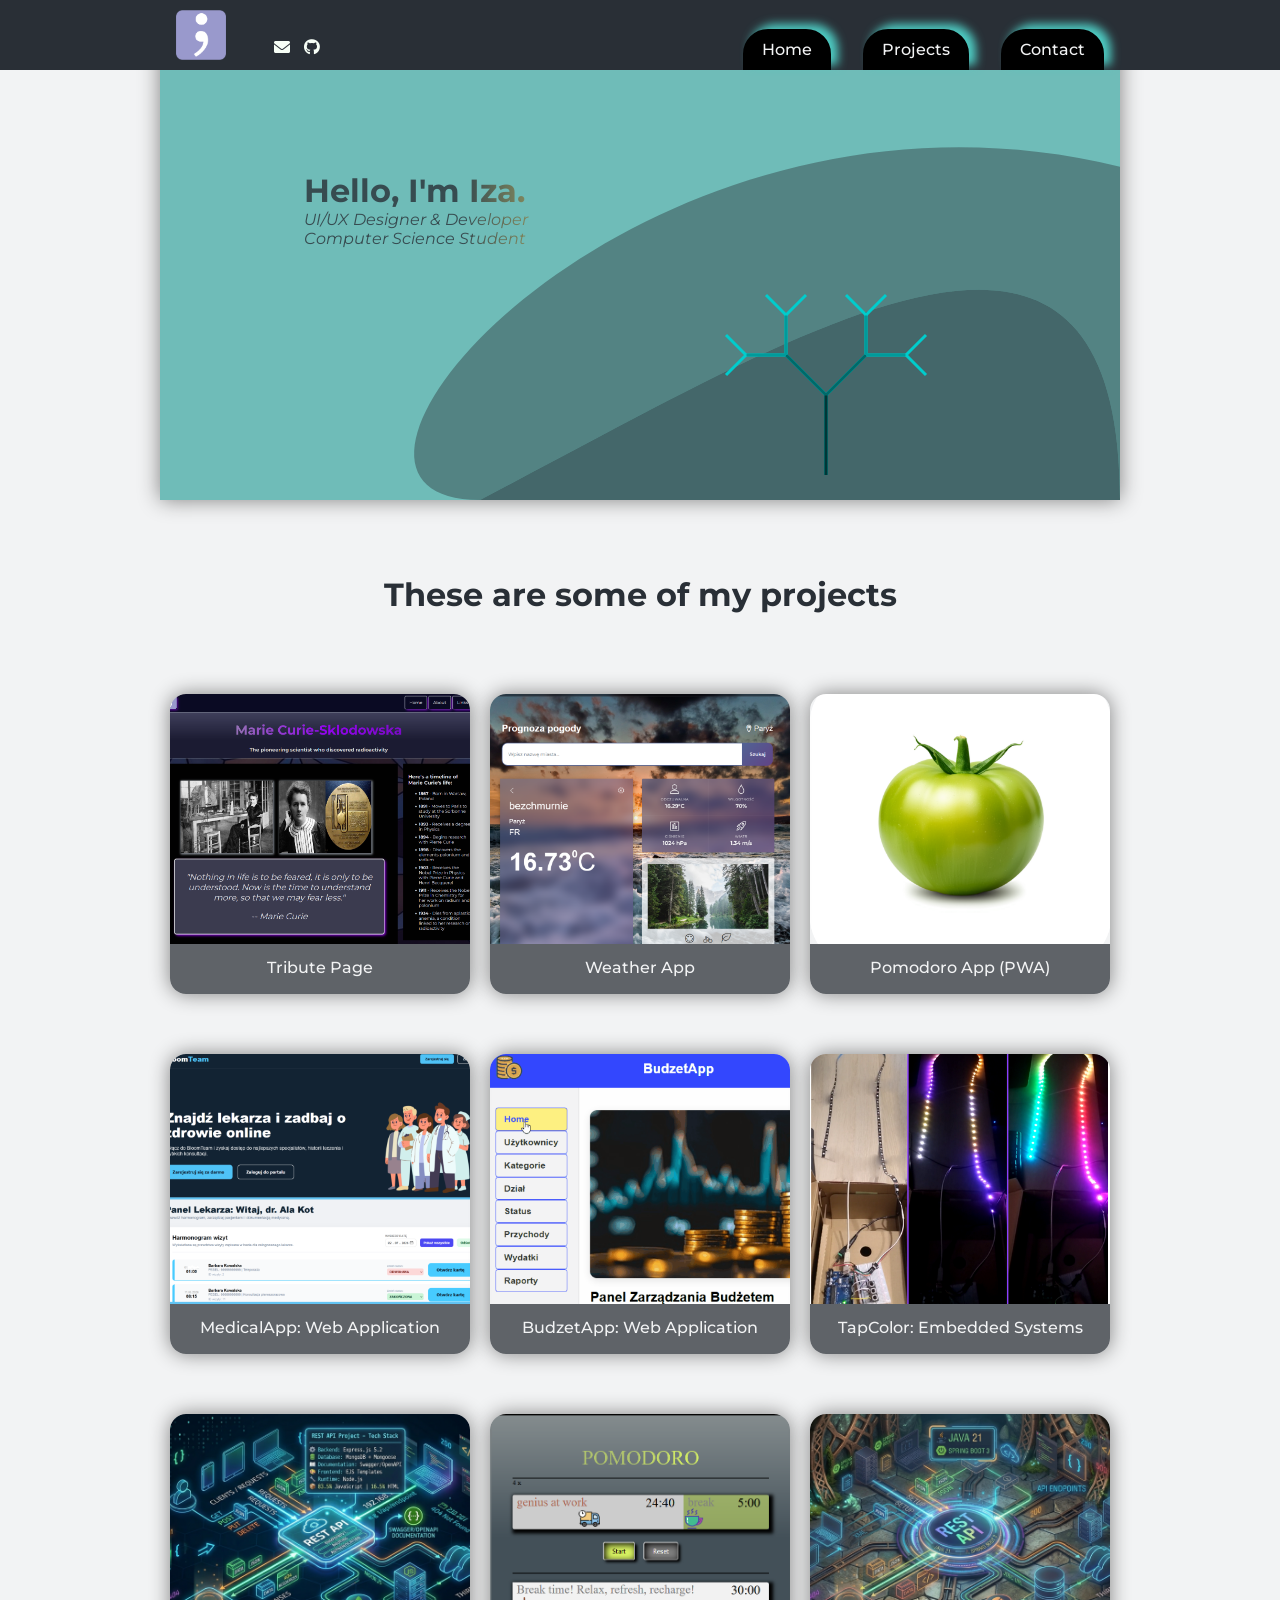
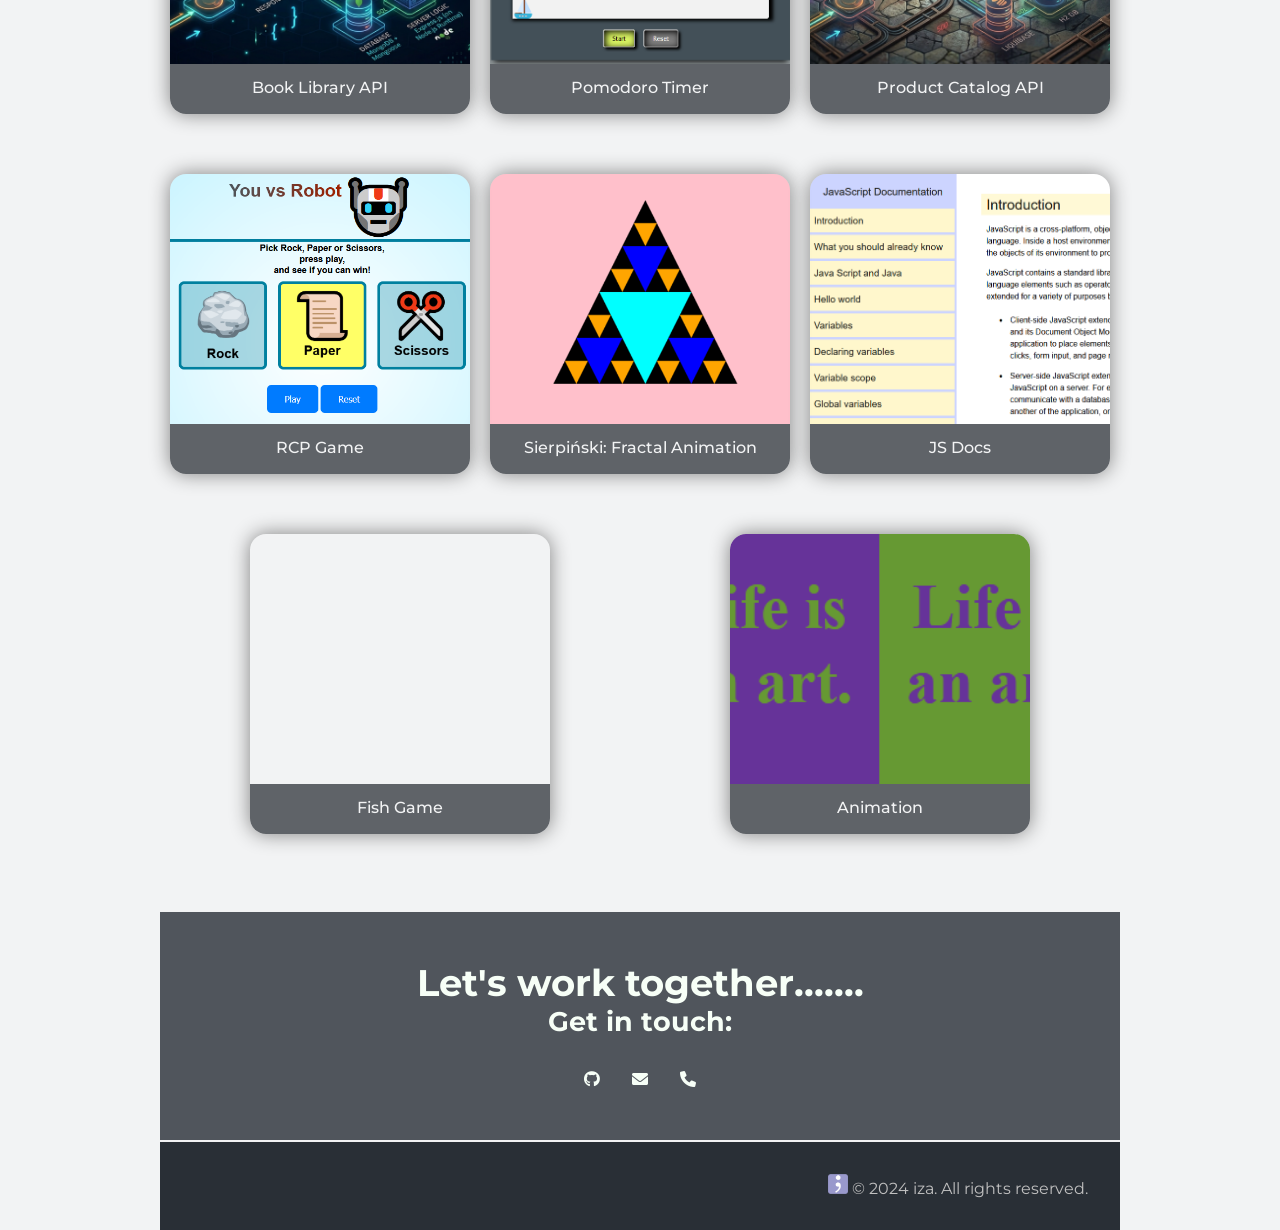
<file: index.html>
<!DOCTYPE html>
<html lang="en">

<head>
  <meta charset="utf-8">
  <meta name="viewport" content="width=device-width, initial-scale=1.0">
  <title>iza Portfolio</title>
  <link rel="stylesheet" href="styles.css" />
  <link href="https://cdnjs.cloudflare.com/ajax/libs/font-awesome/6.0.0-beta3/css/all.min.css" rel="stylesheet">
  <link rel="icon" href="images/portfolio/favicon-32x32.png" type="image/x-icon">
  <link href="https://fonts.googleapis.com/css2?family=Montserrat:wght@400;700&display=swap" rel="stylesheet">

</head>

<!-- Google tag (gtag.js)
<script async src="https://www.googletagmanager.com/gtag/js?id=G-CMZS50FCQB"></script>
<script>
  window.dataLayer = window.dataLayer || [];
  function gtag(){dataLayer.push(arguments);}
  gtag('js', new Date());

  gtag('config', 'G-CMZS50FCQB');
</script> -->


<body>
  <header>
    <nav id="navbar">
      <img class="logo1" src="images/portfolio/logo-kk.png" alt="project" />
      <div class="logo-container">
        <a href="mailto:i.m.galazewska@gmail.com">
          <i class="fas fa-envelope"></i>
        </a>

        <a href="https://github.com/FifthElement5" target="_blank">
          <i style="margin-left: 10px;" class="fab fa-github"></i>
        </a>
      </div>
      <ul>
        <li><a href="#canvas-container">Home</a></li>
        <li><a href="#m">Projects</a></li>
        <li><a href="#contact">Contact</a></li>
      </ul>
    </nav>
  </header>

  <main>
    <div class="container-main">
      <div id="canvas-container">
        <canvas id="myCanvas"></canvas>
        <div class="A">
          <h1 class="title">Hello, I'm Iza.</h1>
          <p class="title-p">UI/UX Designer & Developer</p>
          <p class="title-p">Computer Science Student</p>
        </div>
        <canvas id="canvas"></canvas>
      </div>

      <div class="container">
        <section id="m">
          <h2 class="h2">These are some of my projects</h2>
          <div id="projects">
            <div class="grid-container">
              <a href="https://fifthelement5.github.io/curie/">
                <div class="grid">
                  <img class="project-image" src="images/portfolio/curie2.PNG" alt="project" />
                  <div class="project-tile">Tribute Page</div>
                </div>
              </a>
            </div>

            <div class="grid-container">
              <a href="https://fifthelement5.github.io/WeatherApp/">
                <div class="grid">
                  <img class="project-image" src="images/portfolio/pogodynka.png" alt="Pogodynka" />
                  <div class="project-tile">Weather App</div>
                </div>
              </a>
            </div>


            <div class="grid-container">
              <a href="https://pomodoropwa.github.io/">
                <div class="grid">
                  <img class="project-image" src="images/portfolio/pomodoroPWA.png" alt="Pomodoro PWA" />
                  <div class="project-tile">Pomodoro App (PWA)</div>
                </div>
              </a>
            </div>


            <div class="grid-container">
              <a href="portal.html">
                <div class="grid">
                  <img class="project-image" src="images/portfolio/portalPacjenta2.png" alt="Product Catalog" />
                  <div class="project-tile">MedicalApp: Web Application</div>
                </div>
              </a>
            </div>


            <div class="grid-container">
              <a href="budzetApp.html">
                <div class="grid">
                  <img class="project-image" style="object-fit: cover; object-position: left center;" loading="lazy"
                    src="images/portfolio/budzetApp.png" alt="project" />
                  <div class="project-tile">BudzetApp: Web Application</div>
                </div>
              </a>
            </div>


            <div class="grid-container">
              <a href="project.html">
                <div class="grid">
                  <img class="project-image" src="images/portfolio/kolaz.png" alt="project" />
                  <div class="project-tile">TapColor: Embedded Systems</div>
                </div>
              </a>
            </div>


            <div class="grid-container">
              <a href="https://github.com/FifthElement5/RestApi2">
                <div class="grid">
                  <img class="project-image" src="images/portfolio/RestApi.png" alt="Rest Api" />
                  <div class="project-tile">Book Library API</div>
                </div>
              </a>
            </div>

            <div class="grid-container">
              <a href="https://fifthelement5.github.io/pomodoro/">
                <div class="grid">
                  <img class="project-image" src="images/portfolio/pomodoro.PNG" alt="project" />
                  <div class="project-tile">Pomodoro Timer</div>

                </div>
              </a>
            </div>


            <div class="grid-container">
              <a href="https://github.com/FifthElement5/product-catalog">
                <div class="grid">
                  <img class="project-image" src="images/portfolio/product-catalog.png" alt="Product Catalog" />
                  <div class="project-tile">Product Catalog API</div>
                </div>
              </a>
            </div>


            <div class="grid-container">
              <a href="https://codepen.io/FifthElement5/full/mdZvdyL">
                <div class="grid">

                  <img class="project-image" src="images/portfolio/rsp.png" alt="project" />
                  <div class="project-tile">RCP Game</div>

                </div>
              </a>
            </div>

            <div class="grid-container">
              <a href="https://codepen.io/FifthElement5/full/qBzXdoY">
                <div class="grid">
                  <img class="project-image" src="images/portfolio/sierpinski.PNG" alt="project" />
                  <div class="project-tile">Sierpiński: Fractal Animation</div>
                </div>
              </a>
            </div>

            <div class="grid-container">
              <a href="https://codepen.io/FifthElement5/full/xxvZxpE">
                <div class="grid">
                  <img class="project-image" src="images/portfolio/js.png" alt="project" />
                  <div class="project-tile">JS Docs</div>
                </div>
              </a>
            </div>


            <div class="grid-container">
              <a href="https://scratch.mit.edu/projects/812180753/embed">
                <div class="grid">
                  <div class="image">
                    <iframe src="https://scratch.mit.edu/projects/812180753/embed" allowtransparency="true" width="300"
                      height="350" frameborder="0" scrolling="no" allowfullscreen></iframe>
                  </div>
                  <div class="project-tile">Fish Game</div>
                </div>
              </a>
            </div>

            <div class="grid-container">
              <a href="https://codepen.io/FifthElement5/pen/EaVJYbx">
                <div class="grid">
                  <img class="project-image" src="images/portfolio/life.png" alt="project" />
                  <div class="project-tile">Animation</div>
                </div>
              </a>
            </div>

          </div>
        </section>
      </div>

      <div class="container">
        <section id="contact">
          <div class="hero">
            <h3>Let's work together.......</h3>
            <h5>Get in touch:</h5>
          </div>
          <div class="links">
            <a href="https://github.com/FifthElement5" target="_blank">
              <i class="fab fa-github"></i>
            </a>
            <a href="mailto:i.m.galazewska@gmail.com">
              <i class="fas fa-envelope"></i>
            </a>
            <a href="tel:+1234567890">
              <i class="fas fa-phone"></i>
            </a>

            <!-- <a href="https://www.facebook.com/twojprofil" target="_blank">
            <i class="fab fa-facebook-f"></i>
          </a> -->
          </div>
        </section>
      </div>


      <script src="https://gist.github.com/FifthElement5/1f8bb57f3a69cdffbfbd10f2d634f241.js"></script>

      <footer>
        <img class="logo2" src="images/portfolio/favicon-32x32.png" alt="project" />
        <span>&copy; 2024 iza. All rights reserved.</span>
      </footer>
    </div>
  </main>

  <script src="script.js"></script>
</body>

</html>
</file>
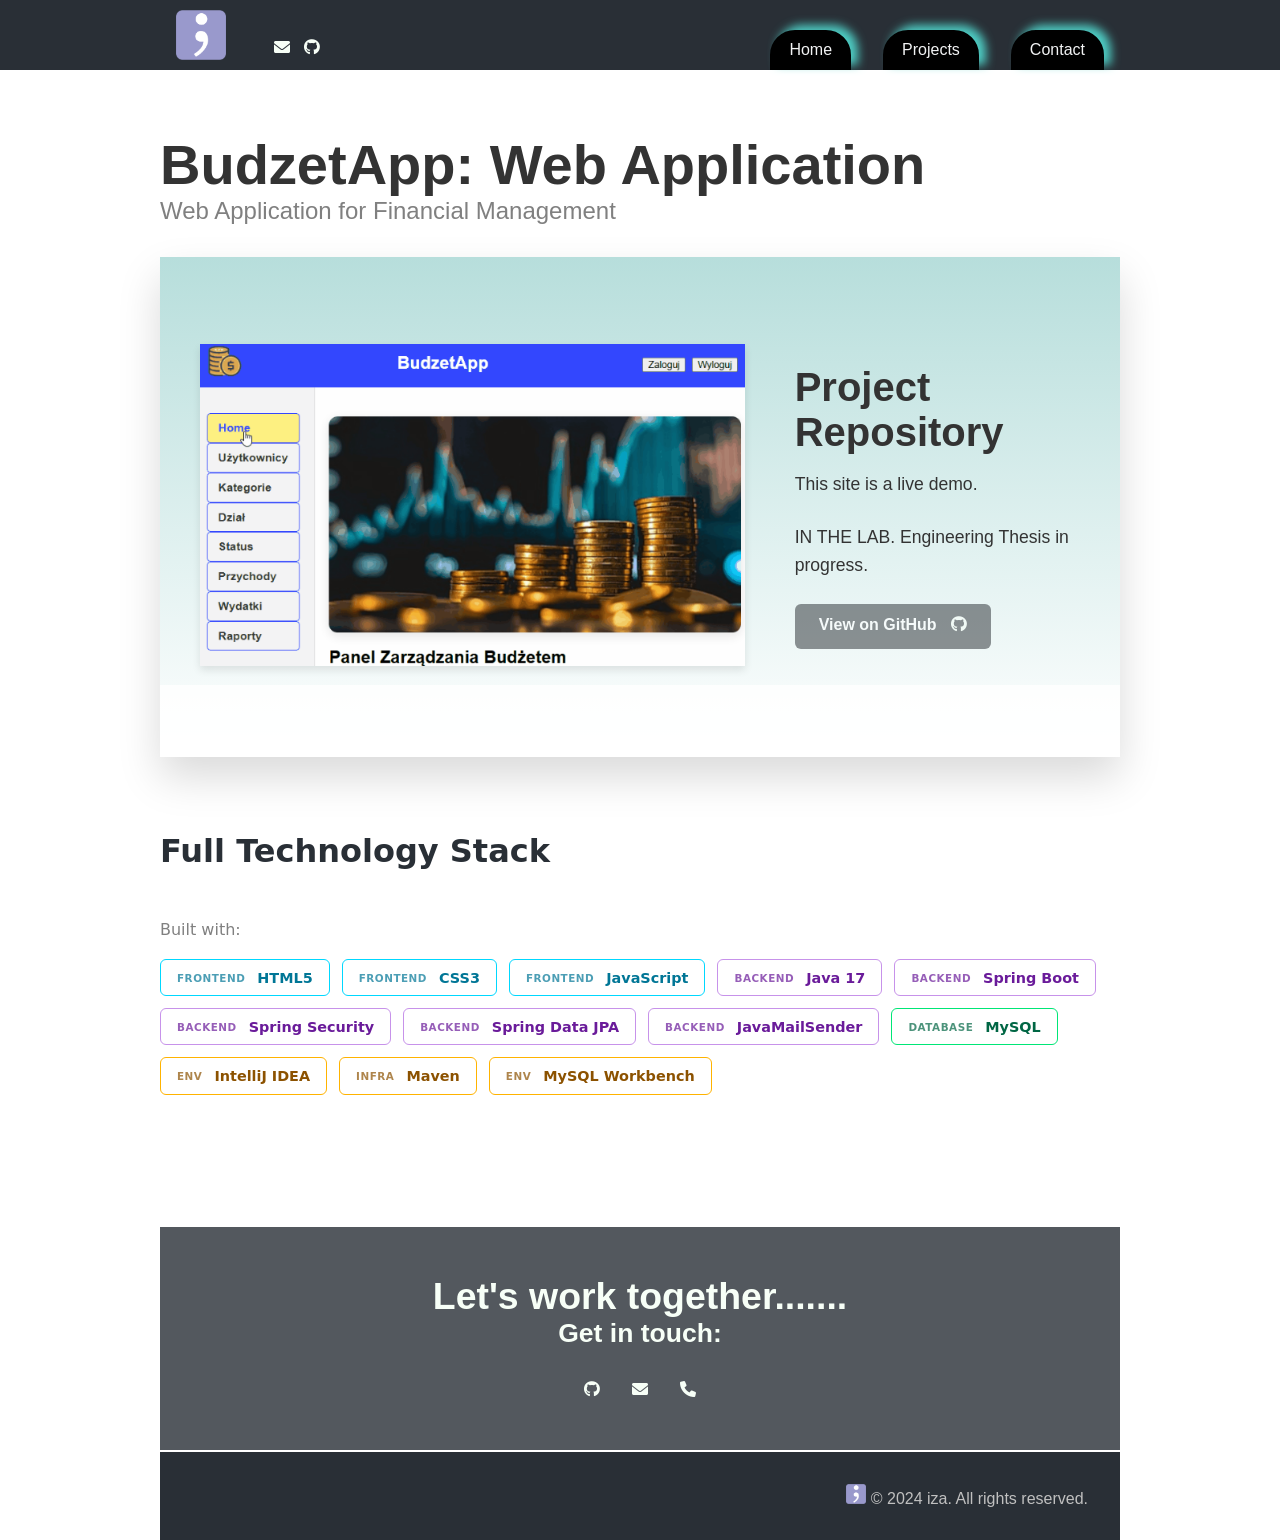
<file: budzetApp.html>
<!DOCTYPE html>
<html lang="en">

<head>
  <meta charset="utf-8">
  <meta name="viewport" content="width=device-width, initial-scale=1.0">
  <title>iza Portfolio</title>
  <link rel="stylesheet" href="styles.css" />
  <link rel="stylesheet" href="styles2.css" />
  <link href="https://cdnjs.cloudflare.com/ajax/libs/font-awesome/6.0.0-beta3/css/all.min.css" rel="stylesheet">
  <link rel="icon" href="favicon-32x32.png" type="image/x-icon">
  <link href="https://fonts.googleapis.com/css2?family=Montserrat:wght@400;700&display=swap" rel="stylesheet">
</head>

<body>
  <header>
    <nav id="navbar">
      <img class="logo1" src="images/portfolio/logo-kk.png" alt="project" />
      <div class="logo-container">
        <a href="mailto:i.m.galazewska@gmail.com">
          <i class="fas fa-envelope"></i>
        </a>

        <a href="https://github.com/FifthElement5" target="_blank">
          <i style="margin-left: 10px;" class="fab fa-github"></i>
        </a>
      </div>
      <ul>
        <li><a href="index.html">Home</a></li>
        <li><a href="index.html#m">Projects</a></li>
        <li><a href="index.html#contact">Contact</a></li>
      </ul>
    </nav>
  </header>

  <main>

    <div class="top"></div>

    <div class="project-header">
      <h1 style="font-size: 3.5rem; color: #333; margin-top: 2rem;">BudzetApp: Web Application</h1>
      <p style="font-size: 1.5rem; margin-bottom: 2rem; color: grey">Web Application for Financial Management</p>
    </div>

    <div class="hero-banner">

      <div>
        <img src="images/portfolio/budzetApp.png" alt="Opis zdjęcia"
          style="width: 100%; height: auto; object-fit: contain; flex-shrink: 0; box-shadow: 0 4px 8px rgba(0,0,0,0.1);">
      </div>

      <div class="bar">
        <span class="bar_content">
          IN THE LAB. Engineering Thesis in progress.

        </span>

      </div>

      <div class="hero-content">
        <h1>Project Repository</h1>
        <p>This site is a live demo.</p>
        <p>IN THE LAB. Engineering Thesis in progress.</p>
        <a href="" class="github-btn" style="cursor: not-allowed; opacity: 0.5;" target="_blank">View on GitHub <i
            style="margin-left: 10px;" class="fab fa-github"></i></a>

      </div>

    </div>

    </div>

    <div class="tech-stack-section">

      <h2>Full Technology Stack</h2>
      <p style="font-size: 1rem; margin-bottom: 20px; color: grey">Built with:</p>

      <div class="tech-grid">
        <!-- FRONTEND -->
        <div class="tech-badge badge-frontend">
          <span class="tech-label">FRONTEND</span>
          <span class="tech-name">HTML5</span>
        </div>

        <div class="tech-badge badge-frontend">
          <span class="tech-label">FRONTEND</span>
          <span class="tech-name">CSS3</span>
        </div>

        <div class="tech-badge badge-frontend">
          <span class="tech-label">FRONTEND</span>
          <span class="tech-name">JavaScript</span>
        </div>

        <!-- BACKEND -->
        <div class="tech-badge badge-backend">
          <span class="tech-label">BACKEND</span>
          <span class="tech-name">Java 17</span>
        </div>

        <div class="tech-badge badge-backend">
          <span class="tech-label">BACKEND</span>
          <span class="tech-name">Spring Boot</span>
        </div>

        <div class="tech-badge badge-backend">
          <span class="tech-label">BACKEND</span>
          <span class="tech-name">Spring Security</span>
        </div>

        <div class="tech-badge badge-backend">
          <span class="tech-label">BACKEND</span>
          <span class="tech-name">Spring Data JPA</span>
        </div>

        <div class="tech-badge badge-backend">
          <span class="tech-label">BACKEND</span>
          <span class="tech-name">JavaMailSender</span>
        </div>

        <!-- DATABASE -->
        <div class="tech-badge badge-database">
          <span class="tech-label">DATABASE</span>
          <span class="tech-name">MySQL</span>
        </div>

        <!-- ENVIRONMENT / INFRA -->
        <div class="tech-badge badge-infra">
          <span class="tech-label">ENV</span>
          <span class="tech-name">IntelliJ IDEA</span>
        </div>

        <div class="tech-badge badge-infra">
          <span class="tech-label">INFRA</span>
          <span class="tech-name">Maven</span>
        </div>

        <div class="tech-badge badge-infra">
          <span class="tech-label">ENV</span>
          <span class="tech-name">MySQL Workbench</span>
        </div>
      </div>

    </div>


    <div class="top"></div>
    <div class="container">
      <section id="contact">
        <div class="hero">
          <h3>Let's work together.......</h3>
          <h5>Get in touch:</h5>
        </div>
        <div class="links">
          <a href="https://github.com/FifthElement5" target="_blank">
            <i class="fab fa-github"></i>
          </a>
          <a href="mailto:i.m.galazewska@gmail.com">
            <i class="fas fa-envelope"></i>
          </a>
          <a href="tel:+1234567890">
            <i class="fas fa-phone"></i>
          </a>

        </div>
      </section>
    </div>


    <script src="https://gist.github.com/FifthElement5/1f8bb57f3a69cdffbfbd10f2d634f241.js"></script>

    <footer>
      <img class="logo2" src="images/portfolio/favicon-32x32.png" alt="project" />
      <span>&copy; 2024 iza. All rights reserved.</span>
    </footer>
  </main>

  <script src="script.js"></script>
</body>

</html>
</file>
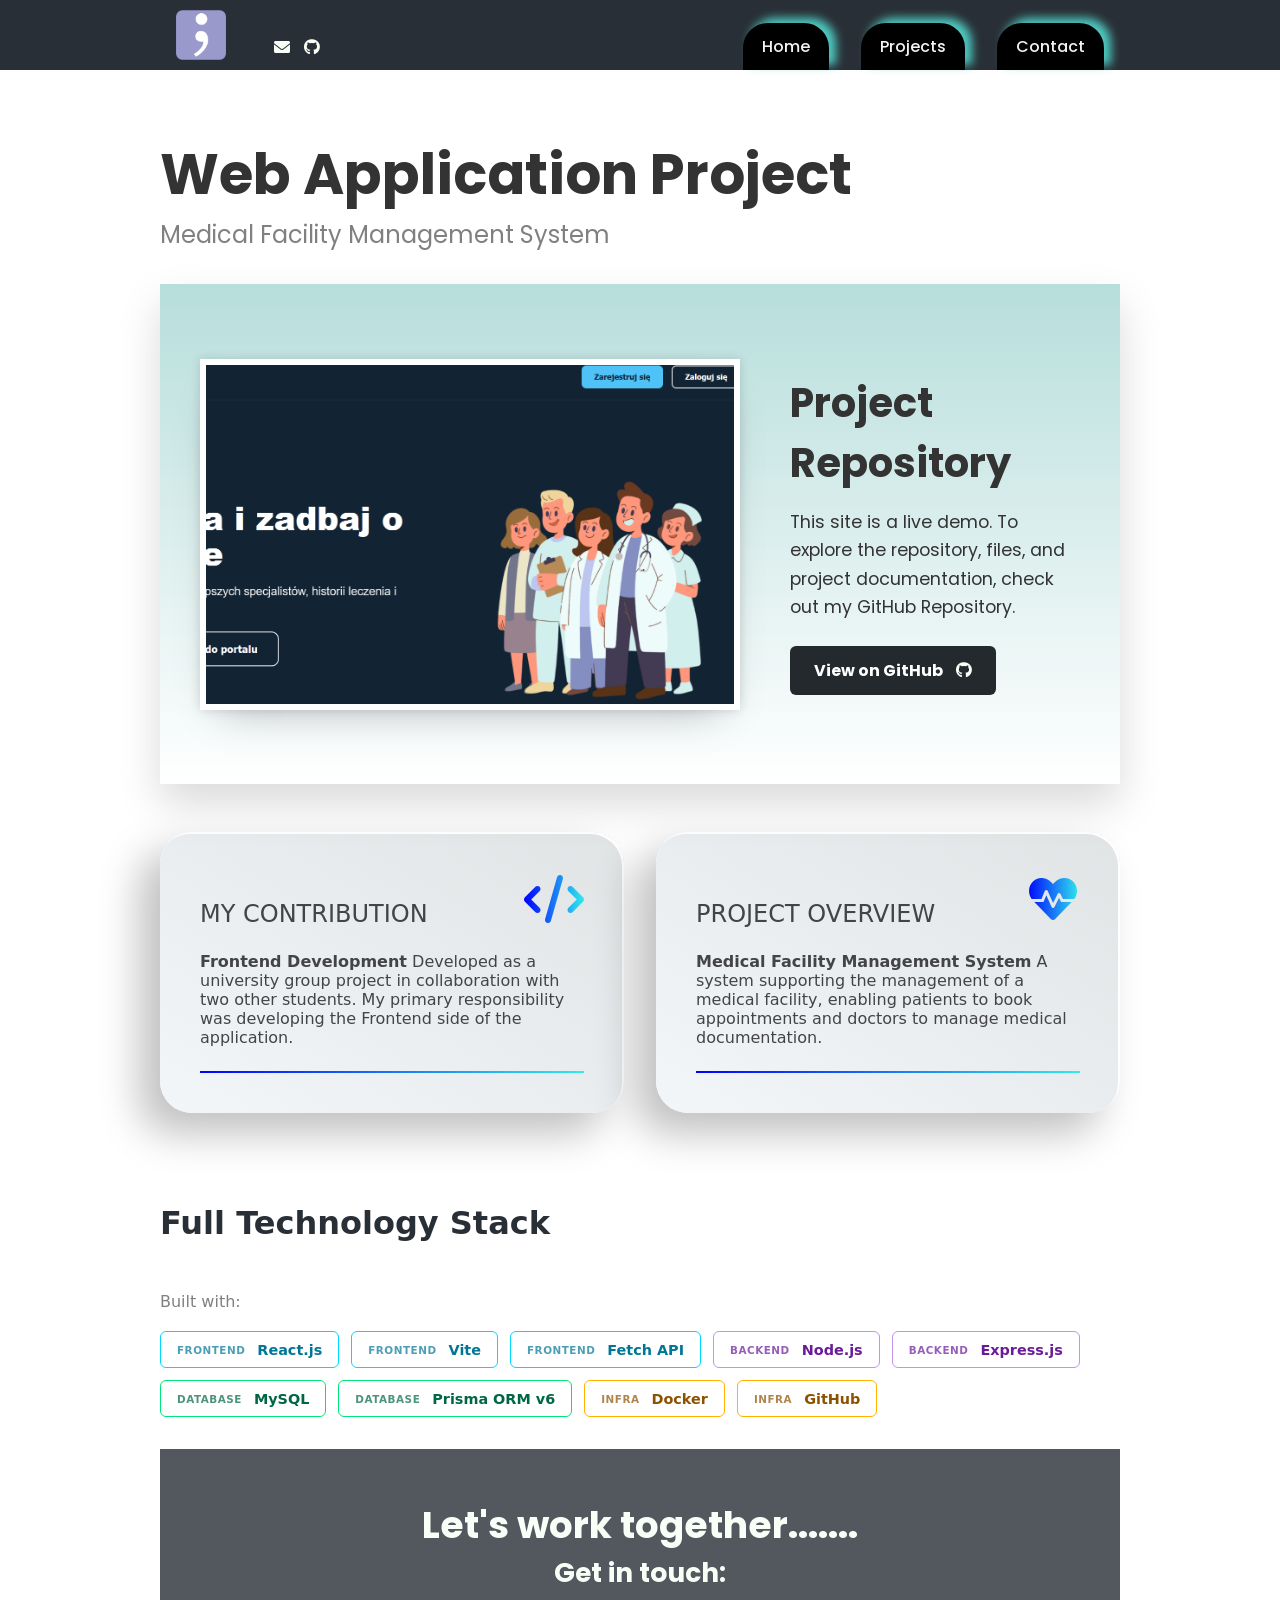
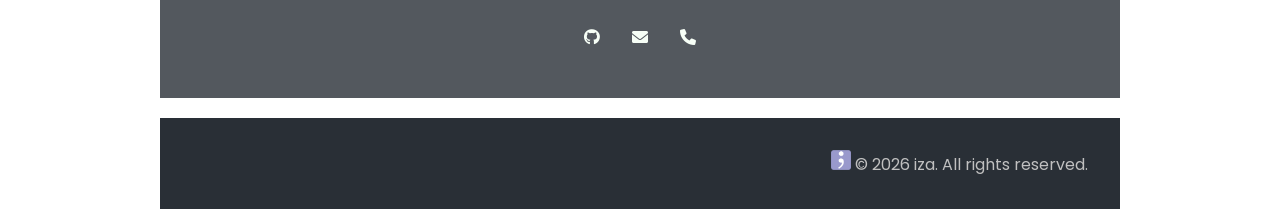
<file: portal.html>
<!DOCTYPE html>
<html lang="en">

<head>
  <meta charset="utf-8">
  <meta name="viewport" content="width=device-width, initial-scale=1.0">
  <title>iza Portfolio</title>
  <link rel="stylesheet" href="styles.css" />
  <link rel="stylesheet" href="styles2.css" />
  <link href="https://cdnjs.cloudflare.com/ajax/libs/font-awesome/6.0.0-beta3/css/all.min.css" rel="stylesheet">
  <link rel="icon" href="favicon-32x32.png" type="image/x-icon">

  <link rel="preconnect" href="https://fonts.googleapis.com">
  <link rel="preconnect" href="https://fonts.gstatic.com" crossorigin>
  <link href="https://fonts.googleapis.com/css2?family=Poppins:wght@400;600;700&display=swap" rel="stylesheet">

</head>

<body>
  <header>
    <nav id="navbar">
      <img class="logo1" src="images/portfolio/logo-kk.png" alt="logo" />
      <div class="logo-container">
        <a href="mailto:i.m.galazewska@gmail.com"><i class="fas fa-envelope"></i></a>
        <a href="https://github.com/FifthElement5" target="_blank"><i style="margin-left: 10px;"
            class="fab fa-github"></i></a>
      </div>
      <ul>
        <li><a href="index.html">Home</a></li>
        <li><a href="index.html#m">Projects</a></li>
        <li><a href="index.html#contact">Contact</a></li>
      </ul>
    </nav>
  </header>

  <main>
    <div class="top"></div>

    <div class="project-header">
      <h1 style="font-size: 3.5rem; color: #333; margin-top: 2rem;">Web Application Project</h1>
      <p style="font-size: 1.5rem; margin-bottom: 2rem; color: grey">Medical Facility Management System</p>
    </div>

    <div class="hero-banner">
      <div class="gallery">
        <img src="images/portal/pp1.png" alt="" />
        <img src="images/portal/pp2.png" alt="" />
        <img src="images/portal/pp3.png" alt="" />
        <img src="images/portal/pp4.png" alt="" />
        <img src="images/portal/pp5.png" alt="" />
        <img src="images/portal/pp6.png" alt="" />
        <img src="images/portal/pp1.png" alt="" />
      </div>


      <div class="hero-content">
        <h1>Project Repository</h1>
        <p>This site is a live demo. To explore the repository, files, and project documentation, check out my GitHub
          Repository.</p>
        <a href="https://github.com/FifthElement5/PacjentApp" class="github-btn" target="_blank">View on GitHub <i
            style="margin-left: 10px;" class="fab fa-github"></i></a>

      </div>

    </div>

    <div class="grid-container-portal">
      <div class="card-portal">

        <div class="title-portal">My Contribution</div>

        <div class="icon-portal"><i class="fa-solid fa-code"></i></div>
        <div class="content-portal">
          <p> <b>Frontend Development</b>
            Developed as a university group project in collaboration with two other students.
            My primary responsibility was developing the Frontend side of the application.
          </p>
        </div>
      </div>

      <div class="card-portal">
        <div class="title-portal">Project Overview</div>
        <div class="icon-portal"><i class="fa-solid fa-heart-pulse"></i></div>
        <div class="content-portal">

          <p><b>Medical Facility Management System</b>
            A system supporting the management of a medical facility, enabling patients to book appointments and doctors
            to
            manage medical documentation.</p>
        </div>
      </div>


    </div>

    <div class="tech-stack-section">

      <h2>Full Technology Stack</h2>
      <p style="font-size: 1rem; margin-bottom: 20px; color: grey">Built with:</p>


      <div class="tech-grid">
        <div class="tech-badge badge-frontend">
          <span class="tech-label">FRONTEND</span>
          <span class="tech-name">React.js</span>
        </div>

        <div class="tech-badge badge-frontend">
          <span class="tech-label">FRONTEND</span>
          <span class="tech-name">Vite</span>
        </div>

        <div class="tech-badge badge-frontend">
          <span class="tech-label">FRONTEND</span>
          <span class="tech-name">Fetch API</span>
        </div>

        <div class="tech-badge badge-backend">
          <span class="tech-label">BACKEND</span>
          <span class="tech-name">Node.js</span>
        </div>

        <div class="tech-badge badge-backend">
          <span class="tech-label">BACKEND</span>
          <span class="tech-name">Express.js</span>
        </div>

        <div class="tech-badge badge-database">
          <span class="tech-label">DATABASE</span>
          <span class="tech-name">MySQL</span>
        </div>

        <div class="tech-badge badge-database">
          <span class="tech-label">DATABASE</span>
          <span class="tech-name">Prisma ORM v6</span>
        </div>

        <div class="tech-badge badge-infra">
          <span class="tech-label">INFRA</span>
          <span class="tech-name">Docker</span>
        </div>

        <div class="tech-badge badge-infra">
          <span class="tech-label">INFRA</span>
          <span class="tech-name">GitHub</span>
        </div>
      </div>
    </div>

    <div class="container">
      <section id="contact">
        <div class="hero">
          <h3>Let's work together.......</h3>
          <h5>Get in touch:</h5>
        </div>
        <div class="links">
          <a href="https://github.com/FifthElement5" target="_blank"><i class="fab fa-github"></i></a>
          <a href="mailto:i.m.galazewska@gmail.com"><i class="fas fa-envelope"></i></a>
          <a href="tel:+1234567890"><i class="fas fa-phone"></i></a>
        </div>
      </section>
    </div>

    <div style="max-width: 960px; margin: 20px auto; padding: 0 20px;">
      <script src="https://gist.github.com/FifthElement5/1f8bb57f3a69cdffbfbd10f2d634f241.js"></script>
    </div>

    <footer>
      <img class="logo2" src="images/portfolio/favicon-32x32.png" alt="footer-icon" />
      <span>&copy; 2026 iza. All rights reserved.</span>
    </footer>
  </main>
</body>

</html>
</file>
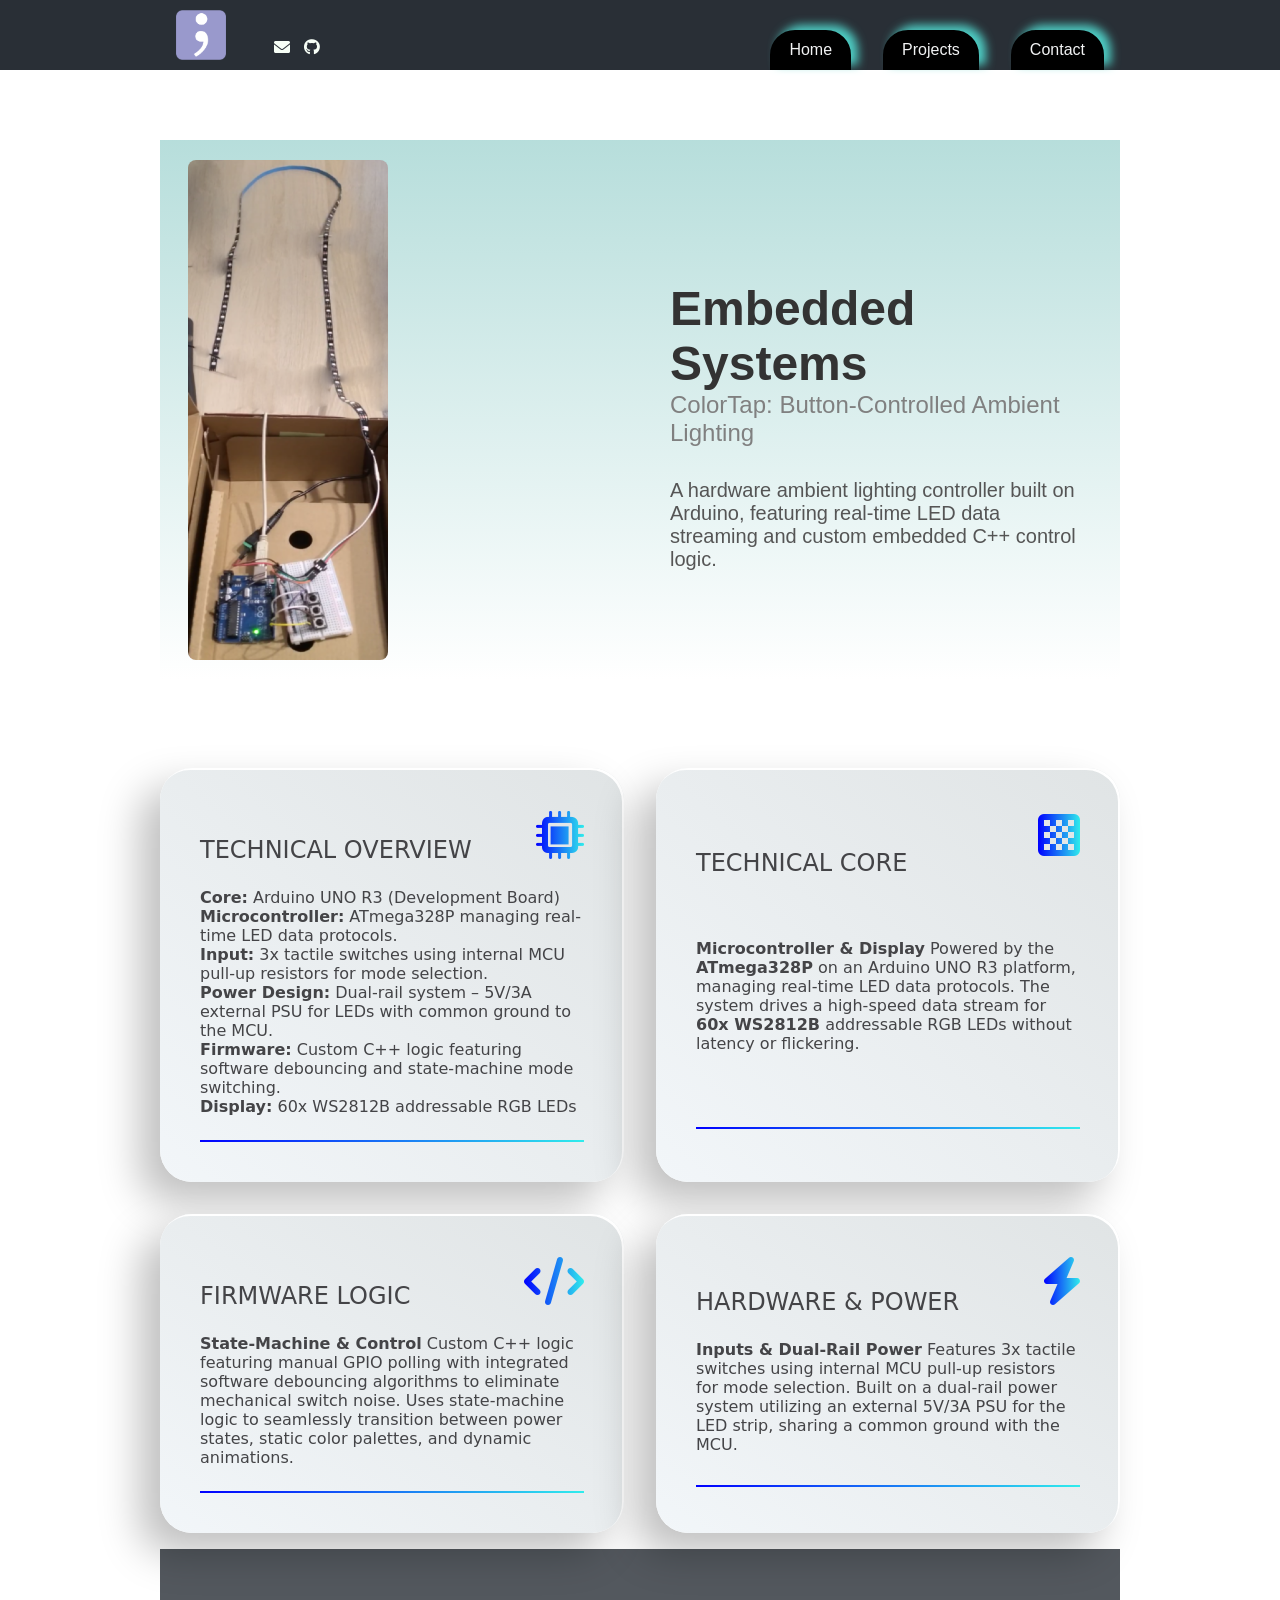
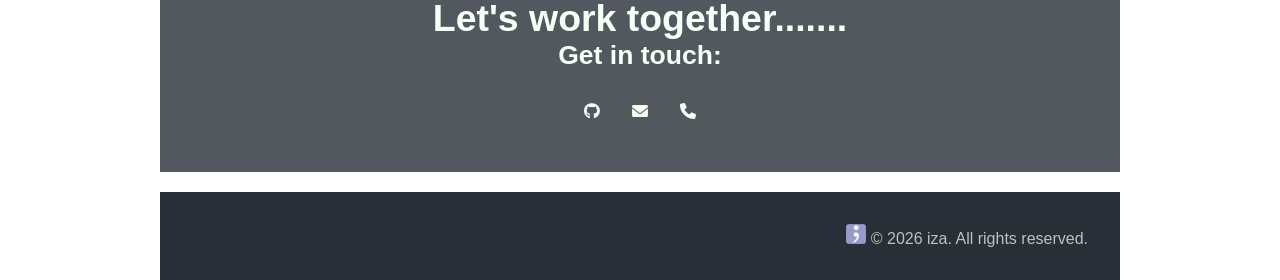
<file: project.html>
<!DOCTYPE html>
<html lang="en">

<head>
  <meta charset="utf-8">
  <meta name="viewport" content="width=device-width, initial-scale=1.0">
  <title>iza Portfolio</title>
  <link rel="stylesheet" href="styles.css" />
  <link rel="stylesheet" href="styles2.css" />
  <link href="https://cdnjs.cloudflare.com/ajax/libs/font-awesome/6.0.0-beta3/css/all.min.css" rel="stylesheet">
  <link rel="icon" href="favicon-32x32.png" type="image/x-icon">
  <link href="https://fonts.googleapis.com/css2?family=Montserrat:wght@400;700&display=swap" rel="stylesheet">

</head>

<body>
  <header>
    <nav id="navbar">
      <img class="logo1" src="images/portfolio/logo-kk.png" alt="logo" />
      <div class="logo-container">
        <a href="mailto:i.m.galazewska@gmail.com"><i class="fas fa-envelope"></i></a>
        <a href="https://github.com/FifthElement5" target="_blank"><i style="margin-left: 10px;"
            class="fab fa-github"></i></a>
      </div>
      <ul>
        <li><a href="index.html">Home</a></li>
        <li><a href="index.html#m">Projects</a></li>
        <li><a href="index.html#contact">Contact</a></li>
      </ul>
    </nav>
  </header>

  <main>
    <div class="top"></div>

    <!-- <div class="project-title">
        <h1>Embedded Systems</h1>
        <h1> ColorTap: Button-Controlled Ambient Lighting</h1>
      </div> -->

    <div class="portfolio-container">
      <div class="item-static">
        <img src="images/project/projekt_systemy.png" alt="Static Project Image">
      </div>

      <div class="item-gallery">
        <div class="pic-ctn">
          <img src="images/project/e1.png" alt="Step 1" class="pic">
          <img src="images/project/e2.png" alt="Step 2" class="pic">
          <img src="images/project/e3.png" alt="Step 3" class="pic">
          <img src="images/project/e4.png" alt="Step 4" class="pic">
          <img src="images/project/e5.png" alt="Step 5" class="pic">
        </div>
      </div>

      <div class="item-summary">

        <div class="project-header">
          <h1 style="font-size: 3rem; color: #333; margin-top: 2rem;">Embedded Systems</h1>
          <p style="font-size: 1.5rem; margin-bottom: 2rem; color: grey">ColorTap: Button-Controlled Ambient Lighting
          </p>
          <p style="font-size: 1.25rem; color: #555; margin-top: 1rem;"> A hardware ambient lighting controller built on
            Arduino, featuring real-time LED data streaming and custom embedded C++ control logic.

        </div>
      </div>
    </div>

    <div class="grid-container-portal">

      <div class="card-portal">
        <div class="title-portal">Technical Overview</div>
        <div class="icon-portal"><i class="fa-solid fa-microchip"></i></div>
        <div class="content-portal">
          <p><strong>Core:</strong> Arduino UNO R3 (Development Board)</p>

          <p><strong>Microcontroller:</strong> ATmega328P managing real-time LED data protocols.</p>

          <p><strong>Input:</strong> 3x tactile switches using internal MCU pull-up resistors for mode selection.</p>

          <p><strong>Power Design:</strong> Dual-rail system – 5V/3A external PSU for LEDs with common ground to the
            MCU.
          </p>

          <p><strong>Firmware:</strong> Custom C++ logic featuring software debouncing and state-machine mode switching.
          </p>

          <p><strong>Display:</strong> 60x WS2812B addressable RGB LEDs</p>

        </div>
      </div>

      <div class="card-portal">
        <div class="title-portal">Technical Core</div>
        <div class="icon-portal"><i class="fa-solid fa-chess-board"></i></div>
        <div class="content-portal">
          <br><br>
          <p><b>Microcontroller & Display</b>


            Powered by the <strong>ATmega328P</strong> on an Arduino UNO R3 platform, managing real-time LED data
            protocols.
            The system drives a high-speed data stream for <strong>60x WS2812B</strong> addressable RGB LEDs without
            latency or flickering.
          </p>
          <br><br>
        </div>
      </div>

      <div class="card-portal">
        <div class="title-portal">Firmware Logic</div>
        <div class="icon-portal"><i class="fa-solid fa-code"></i></div>
        <div class="content-portal">
          <p><b>State-Machine & Control</b>
            Custom C++ logic featuring manual GPIO polling with integrated software debouncing algorithms to eliminate
            mechanical switch noise.
            Uses state-machine logic to seamlessly transition between power states, static color palettes, and dynamic
            animations.
          </p>
        </div>
      </div>

      <div class="card-portal">
        <div class="title-portal">Hardware & Power</div>
        <div class="icon-portal"><i class="fa-solid fa-bolt"></i></div>
        <div class="content-portal">
          <p><b>Inputs & Dual-Rail Power</b>
            Features 3x tactile switches using internal MCU pull-up resistors for mode selection.
            Built on a dual-rail power system utilizing an external 5V/3A PSU for the LED strip, sharing a common ground
            with the MCU.
          </p>
        </div>
      </div>

    </div>

    <div class="container">
      <section id="contact">
        <div class="hero">
          <h3>Let's work together.......</h3>
          <h5>Get in touch:</h5>
        </div>
        <div class="links">
          <a href="https://github.com/FifthElement5" target="_blank"><i class="fab fa-github"></i></a>
          <a href="mailto:i.m.galazewska@gmail.com"><i class="fas fa-envelope"></i></a>
          <a href="tel:+1234567890"><i class="fas fa-phone"></i></a>
        </div>
      </section>
    </div>

    <div style="max-width: 960px; margin: 20px auto; padding: 0 20px;">
      <script src="https://gist.github.com/FifthElement5/1f8bb57f3a69cdffbfbd10f2d634f241.js"></script>
    </div>

    <footer>
      <img class="logo2" src="images/portfolio/favicon-32x32.png" alt="footer-icon" />
      <span>&copy; 2026 iza. All rights reserved.</span>
    </footer>
  </main>
</body>

</html>
</file>
<file: styles.css>
:root {
  --color-header: #292F36;
  --color-middle: #F7FFF7;
  --color-3: #FF6B6B;
  --color-4: #FFE66D;
  --color-5: rgba(78, 205, 196, 0.3);
  --color-6: #4ECDC4;
}

* {
  box-sizing: border-box;
  margin: 0;
  padding: 0;
}

body {
  font-family: 'Montserrat', sans-serif;
  background-color: #F2F3F4;
  min-width: 480px;
}

header {
  position: fixed;
  width: 100%;
  background-color: var(--color-header);
  min-width: 480px;
  z-index: 999;
}

.logo1 {
  width: 50px;
  height: 50px;
  margin: 10px 48px 10px 16px;
}

.logo-container {
  margin-bottom: 10px;
  margin-right: auto;
}

nav {
  display: flex;
  flex-wrap: wrap;
  justify-content: space-between;
  align-items: flex-end;
  margin: 0 auto;
  max-width: 960px;
  min-width: 480px;
}

ul {
  display: flex;
  justify-content: flex-end;
  gap: 2rem;
  margin: 0 16px;
}

ul li {
  list-style: none;
  padding: 0;
  margin: 0;
  border: 3px solid black;
  background-color: black;
  border-radius: 25px 25px 0 0;


  box-shadow: 7px -5px 10px 0px #4ECDC4, 5px 5px 15px 5px rgba(0, 0, 0, 0);
}

ul li a {
  display: block;
  padding: 0.5rem 1rem;
  text-decoration: none;
  font-weight: 500;
  color: #F2F3F4;
}

ul li a:hover {
  color: var(--color-header);
}

nav>ul>li:hover {
  background-color: #4ECDC4;
  border-bottom: none;
  color: var(--color-header);
  box-shadow: 0px 0px 0px 0px #4ECDC4;
}

a>i {
  color: var(--color-middle);
  margin-bottom: 5px;
}

i:hover {
  color: rgb(78, 205, 198);
}

.container {
  max-width: 960px;
  margin: 0 auto;

  text-align: center;
}

#canvas {
  position: absolute;
  bottom: 5%;
  right: 15%;
}

.A {
  position: relative;
  z-index: 0;
  max-width: 400px;
  min-width: 300px;
  margin: 10% 15% 10%;
}

main {
  max-width: 960px;
  margin: 0 auto;
}

.top {
  min-height: 100px;
}

.title,
.title-p {
  color: var(--color-header);
  text-align: left;
  background: linear-gradient(to right, rgba(41, 47, 54, 0.8) 20%, rgba(255, 230, 107, 0.9) 40%, rgba(255, 230, 107, 0.6) 60%, rgba(41, 47, 54, 0.8) 80%);
  background-size: 200% auto;
  color: #000;
  background-clip: text;
  -webkit-background-clip: text;
  -webkit-text-fill-color: transparent;
  animation: shine 6s linear infinite;
}

@keyframes shine {
  to {
    background-position: 200% center;
  }
}

.title-p {
  font-size: 1rem;
  font-style: italic;
  -text-shadow: 1px 2px var(--color-3);
}

#projects {
  display: flex;
  flex-wrap: wrap;
  justify-content: space-between;
  padding-bottom: 3rem;
}

.grid-container {
  width: 300px;
  height: 300px;
  border-radius: 1rem 1rem 0 0;
  margin: 30px auto;
}

.grid-container:hover {
  box-shadow: inset 0 0 0 rgba(78, 205, 196, 0.2), inset 0 100px 0 rgba(78, 205, 196, 0.2), inset 0 200px 0 rgba(78, 205, 196, 0.2), inset 0 300px 0 rgba(78, 205, 196, 0.2), 0 0 20px silver;
  transition: box-shadow ease-in-out 0.5s;
  color: transparent;
}

.grid {
  position: relative;
  width: 300px;
  height: 300px;
  border-radius: 1rem;
  box-shadow: 0 0 20px grey;
}

a {
  text-decoration: none;
}

.grid img,
iframe {
  position: absolute;
  top: 0;
  left: 0;
  z-index: -1;
  width: 300px;
  height: 250px;
  object-fit: cover;
  border-radius: 1rem 1rem 0 0;
  transition: transform 0.3s linear;
}

.grid:hover img {
  transform: translateY(10px);
}

.project-tile {
  position: absolute;
  bottom: 0;
  left: 0;
  width: 100%;
  height: 50px;
  text-align: center;
  font-weight: 500;
  padding-top: 0.9rem;
  background-color: #5F6368;
  color: #F2F3F4;
  border-radius: 0 0 1rem 1rem;
}

.project-tile:hover {
  color: #4ECDC4;
}

h2 {
  font-size: 2rem;
  padding: 75px 0 50px;
  color: var(--color-header);
}

#contact {
  display: flex;
  flex-direction: column;
  align-items: center;
  justify-content: center;
  gap: 2rem;
  width: 100%;
  padding: 3rem;
  background-color: rgba(41, 47, 54, 0.8);
}

.hero {
  font-size: 2rem;
  color: var(--color-middle);
}

.links {
  display: flex;
  flex-wrap: wrap;
  justify-content: center;
  gap: 2rem;
  font-size: 1rem;
}

.contact-details:hover {
  color: #4ECDC4;
}

footer {
  background-color: var(--color-header);
  color: #c0c0c0;
  text-align: right;
  margin-top: 2px;
  padding: 2rem;
}

#canvas-container {
  position: relative;
  padding-top: 75px;
  width: 100%;
  height: 500px;
  overflow: hidden;
  z-index: -1;
  background-color: rgba(41, 47, 50, 0.4);
  box-shadow: 0 0 20px grey;
}

#myCanvas {
  position: absolute;
  top: 0;
  left: 0;
  width: 100%;
  height: 100%;
  z-index: -1;
}

.logo2 {
  width: 20px;
  height: 20px;
  margin: 0;
}

@media (max-width: 600px) {
  ul {
    gap: 0;
    margin: 0 16px 0 5px;
  }
}


.responsive-img {
  max-width: 100%;
  height: auto;
  display: block;
  border-radius: 15px;
}

.btn-github {
  display: inline-block;
  padding: 10px 20px;
  background-color: #24292e;
  color: white;
  text-decoration: none;
  border-radius: 8px;
  font-weight: bold;
}

.btn-github:hover {
  background-color: var(--color-5);
  color: var(--color-header);
}

.project-subtitle {
  text-shadow: 0 0 0 10px grey;
}


/*porekt.html*/
.portfolio-container {
  display: grid;
  grid-template-columns: repeat(12, [col-start] 1fr);
  grid-column: col-start / span 12;
  gap: 20px;
  max-width: 960px;
  margin: 40px auto;
  padding: 20px 20px;

  background-image: linear-gradient(to bottom, rgba(111, 189, 184, 0.5), #ffffff);

}

.project-title {
  grid-column: span 12;
  text-align: center;
  margin-bottom: 20px;
}

.item-static {
  grid-column: span 3;
  display: flex;
  justify-content: center;
}

.item-gallery {
  grid-column: span 3;
  display: flex;
  justify-content: center;
}

.item-summary {
  grid-column: span 6;
}

.item-text-1 {
  grid-column: span 6;
  margin-top: 20px;
  text-align: center
}

.item-text-2 {
  grid-column: span 6;
  margin-top: 20px;
  text-align: center
}

.item-summary {
  display: flex;
  flex-direction: column;
  justify-content: center;
  align-items: center;
  text-align: center;
  padding: 20px;

  border-radius: 8px;
}


.item-static img {
  width: 100%;
  max-width: 200px;
  max-height: 500px;
  border-radius: 8px;
}

.pic-ctn {
  position: relative;
  width: 200px;
  height: 300px;
  overflow: hidden;
  border-radius: 8px;
}



.pic-ctn>img {
  position: absolute;
  top: 0;
  left: 0;
  width: 200px;
  opacity: 0;
  animation: display 12s infinite;
}


@media (max-width: 768px) {
  .portfolio-container>* {
    grid-column: span 12 !important;
    text-align: center;
  }

  .pic-ctn {
    margin: 0 auto;
  }
}


.pic-ctn>img:nth-child(2) {
  animation-delay: 2s;
}

.pic-ctn>img:nth-child(3) {
  animation-delay: 4s;
}

.pic-ctn>img:nth-child(4) {
  animation-delay: 6s;
}

.pic-ctn>img:nth-child(5) {
  animation-delay: 8s;
}

@keyframes display {
  0% {
    transform: translateX(200px);
    opacity: 0;
  }

  10% {
    transform: translateX(0);
    opacity: 1;
  }

  25% {
    transform: translateX(0);
    opacity: 1;
  }

  35% {
    transform: translateX(-200px);
    opacity: 0;
  }

  100% {
    transform: translateX(-200px);
    opacity: 0;
  }
}

/*budzetApp.html*/
* {
  box-sizing: border-box;
}

.container-grid {
  display: grid;
  grid-template-columns: repeat(12, [col-start] 1fr);
  gap: 20px;
}

.container-grid>* {

  background: linear-gradient(to bottom, rgba(78, 205, 196, 0.1), rgba(78, 205, 196, 0.2));
  border-radius: 15px;
  padding: 10px;
  grid-column: col-start / span 12;
  box-shadow: 0 0 10px grey;
}

@media (min-width: 568px) {
  .content {
    grid-column: 1 / span 9;

  }

  .sidebar {
    grid-column: 10 / span 3;
    grid-row: 1;
  }

  .ads {
    grid-column: 10 / span 3;
    grid-row: 2;
  }

  .adsa {
    grid-column: col-start / span 9;
    grid-row: 2;
  }
}


.project-header {
  text-align: left;
  margin-bottom: 20px;
  margin: auto 0;
}
</file>
<file: styles2.css>
/*portal.html*/

.gallery {
  --size: min(60vmin, 600px);
  position: relative;

  box-shadow:
    0 0 10px #0002,
    0 20px 40px -20px #0004;
  width: var(--size);
  height: calc(var(--size) * 0.65);
  background: #fff;
  border: 6px solid #fff;
  display: grid;
  grid-template-rows: 50% 50%;
  grid-template-columns: 1fr 1fr;
  overflow: hidden;
  gap: 6px;
  flex-shrink: 0;
}

.gallery img {
  width: 100%;
  height: 100%;
  object-fit: cover;
  object-position: left center;
}

@keyframes moveHorizontal {
  to {
    object-position: 100% 0;
  }
}

@keyframes moveVertical {
  to {
    object-position: 0 100%;
  }
}

@keyframes shrinkVertical {
  to {
    height: 0;
  }
}

@keyframes shrinkHorizontal {
  to {
    width: 0;
  }
}


@keyframes growHorizontal {
  to {
    width: 100%;
  }
}

@keyframes growHorizontal2 {
  to {
    width: 70%;
  }
}

@keyframes growVertical {
  to {
    height: 100%;
  }
}


@keyframes growAll {
  to {
    width: 100%;
    height: 100%;
  }
}

.gallery img:nth-child(1) {
  grid-column: 1;
  grid-row: 1;
  justify-self: end;
  animation:
    moveHorizontal 8.5s 0.5s 1,
    shrinkHorizontal 2s 9s ease-in 1;
  animation-fill-mode: forwards;
}

.gallery img:nth-child(2) {
  grid-column: 2;
  grid-row: 1;
  justify-self: start;
  animation:
    shrinkHorizontal 2s 11s 1;
  animation-fill-mode: forwards;
}

.gallery img:nth-child(3) {
  grid-row: 2;
  grid-column: 1 / 3;
  align-self: end;
  object-position: 0 0;
  animation:
    moveVertical 5s 1s 1,
    shrinkVertical 3s 5s 1;
  animation-fill-mode: forwards;
}

.gallery img:nth-child(4) {
  grid-column: 1 / 3;
  grid-row: 1;
  width: 0;
  justify-self: center;
  align-self: start;
  animation:
    growHorizontal 2.25s 11s 1,
    moveHorizontal 4s 14s 1,
    shrinkVertical 2s 18s 1;
  animation-fill-mode: forwards;
}

.gallery img:nth-child(5) {
  grid-column: 1;
  grid-row: 2;
  width: 0;
  justify-self: start;
  align-self: end;
  animation:
    growHorizontal 2.5s 7.5s 1,
    moveVertical 4s 12.5s 1,
    shrinkHorizontal 2s 17s 1;
  ;
  animation-fill-mode: forwards;
}

.gallery img:nth-child(6) {
  grid-column: 2;
  grid-row: 2;
  width: 0;
  justify-self: end;
  align-self: end;
  animation:
    growHorizontal 2s 8s 1,
    shrinkHorizontal 2s 17s 1;
  animation-fill-mode: forwards;
}

.gallery img:nth-child(7) {
  grid-column: 1/3;
  grid-row: 1/3;
  width: 0;
  justify-self: end;
  align-self: end;
  object-position: 0 0;
  animation:
    growHorizontal 2s 20s 1,
    moveHorizontal 16s 21.5s 1;
  animation-fill-mode: forwards;
}


/* 1. Ustawiamy baner jako elastyczny rząd */
.hero-banner {
  position: relative;
  width: 100%;
  min-height: 500px;
  overflow: hidden;
  background-image: linear-gradient(to bottom, rgba(111, 189, 184, 0.5), #ffffff);

  display: flex;
  align-items: center;
  justify-content: space-around;
  padding: 40px;
  box-sizing: border-box;
  box-shadow: 0 20px 40px rgba(0, 0, 0, 0.15);
  gap: 50px;
}

/* 2. Styl dla bloku z tekstem */
.hero-content {
  max-width: 450px;
  color: #333;
}

.hero-content h1 {
  font-size: 2.5rem;
  margin-bottom: 15px;
}

.hero-content p {
  font-size: 1.1rem;
  margin-bottom: 25px;
  line-height: 1.6;
}

@media (max-width: 768px) {
  .hero-banner {
    flex-direction: column;
    text-align: center;
    gap: 30px;
    padding: 20px;
  }

  .hero-content {
    max-width: 100%;
  }
}

/* 3. Styl dla ładnego guzika GitHub */
.github-btn {
  display: inline-block;
  padding: 12px 24px;
  background-color: #24292e;
  color: #fff;
  text-decoration: none;
  border-radius: 6px;
  font-weight: bold;
  transition: background-color 0.2s;
}

.github-btn:hover {
  background-color: var(--color-6);

}

/*cards */
body {
  background: #ffffff;
  font-family: poppins, sans-serif;

}

.grid-container-portal {
  width: min(75rem, 100%);
  margin-inline: auto;
  display: grid;
  grid-template-columns: repeat(auto-fit, minmax(min(20rem, 100%), 1fr));
  gap: 2rem;
  padding: 3rem 0 1rem 0;
}

.card-portal {
  --grad: blue, rgb(48, 236, 236);
  padding: 2.5rem;
  background-image: linear-gradient(to bottom left, #e0e4e5, #f2f6f9);
  border-radius: 2rem;
  gap: 1.5rem;
  display: grid;
  grid-template: 'title icon' 'content content' 'bar bar' / 1fr auto;
  font-family: system-ui, sans-serif;
  color: #444447;
  box-shadow:
    inset -2px 2px hsl(0 0 100% / 1),
    -20px 20px 40px hsl(0 0 0 / .25);


  .title-portal {
    font-size: 1.5rem;
    grid-area: title;
    align-self: end;
    text-transform: uppercase;
    font-weight: 500;
    word-break: break-all;

  }

  .icon-portal {
    grid-area: icon;
    font-size: 3rem;

    >i {
      color: transparent;
      background: linear-gradient(to right, var(--grad));
      background-clip: text;
    }
  }

  .content-portal {
    grid-area: content;

    &>*:first-child {
      margin-top: 0rem
    }

    &>*:last-child {
      margin-bottom: 0rem
    }
  }

  &::after {
    content: "";
    grid-area: bar;
    height: 2px;
    background-image: linear-gradient(90deg, var(--grad));

  }
}

.title-wrapper-portal {
  grid-area: title;
  overflow: hidden;
  display: inline-block;
}

.title-portal {
  display: inline-block;
  transform: translateY(100%);
  /* Tekst schowany na samym dole */
  animation: wjazdZDolu 1.6s cubic-bezier(0.25, 1, 0.5, 1) forwards;
}

/*tech stack */
.tech-stack-section {
  background-color: #ffffff;
  padding-bottom: 2rem;
  font-family: system-ui, sans-serif;
}

.tech-stack-section h2 {
  color: var(--color-header);
  font-size: 2rem;
  margin-top: 0;
  /* margin-bottom: 1.5rem; */
  font-weight: 700;
  display: inline-block;
  transform: translateY(50%);
  animation: wjazdZDolu 1.6s cubic-bezier(0.25, 1, 0.5, 1) forwards;
}

.tech-grid {
  display: flex;
  flex-wrap: wrap;
  gap: 0.75rem;
}

/* Przyciski na białym tle z oryginalnymi kolorami */
.tech-badge {
  display: inline-flex;
  align-items: center;
  gap: 0.75rem;
  padding: 0.6rem 1rem;
  border-radius: 0.375rem;
  border: 1px solid;
  background-color: #ffffff;
  font-size: 0.9rem;
  box-sizing: border-box;
}

/* Małe napisy po lewej */
.tech-label {
  font-size: 0.65rem;
  font-weight: 700;
  letter-spacing: 0.05em;
  opacity: 0.7;
}

/* Nazwy technologii po prawej */
.tech-name {
  font-weight: 600;
}

/* DOKŁADNE KOLORY ZE SCREENA (RAMKI I NAPISY) NA BIAŁYM TLE */
.badge-frontend {
  border-color: #00d8ff;
  color: #007696;
}

.badge-frontend .tech-label {
  color: #007696;
}

.badge-backend {
  border-color: #c792ea;
  color: #6a1b9a;
}

.badge-backend .tech-label {
  color: #6a1b9a;
}

.badge-database {
  border-color: #00e676;
  color: #006644;
}

.badge-database .tech-label {
  color: #006644;
}

.badge-infra {
  border-color: #ffb300;
  color: #8c5200;
}

.badge-infra .tech-label {
  color: #8c5200;
}

@keyframes wjazdZDolu {
  to {
    transform: translateY(0);
    /* Tekst wraca na swoje właściwe miejsce */
  }
}


.bar {
  position: absolute;
  z-index: 1;
  bottom: 0;
  left: 0;

  width: 100%;
  padding: 25px 0;

  background-color: white;
  opacity: 0.8;
  color: var(--color-3);


  font-family: Montserrat, sans-serif;
  font-size: 18px;
  font-weight: 500;
}

.bar_content {
  display: block;
  /* Important to give the content a width */

  width: 100%;
  transform: translateX(100%);
  /* Animation start out of the screen */

  /* Add the animation */
  animation: move 40s linear infinite
    /* infinite make reapeat the animation indefinitely */
  ;
}

/* Create the animation */
@keyframes move {
  to {
    transform: translateX(-100%);
  }
}
</file>
